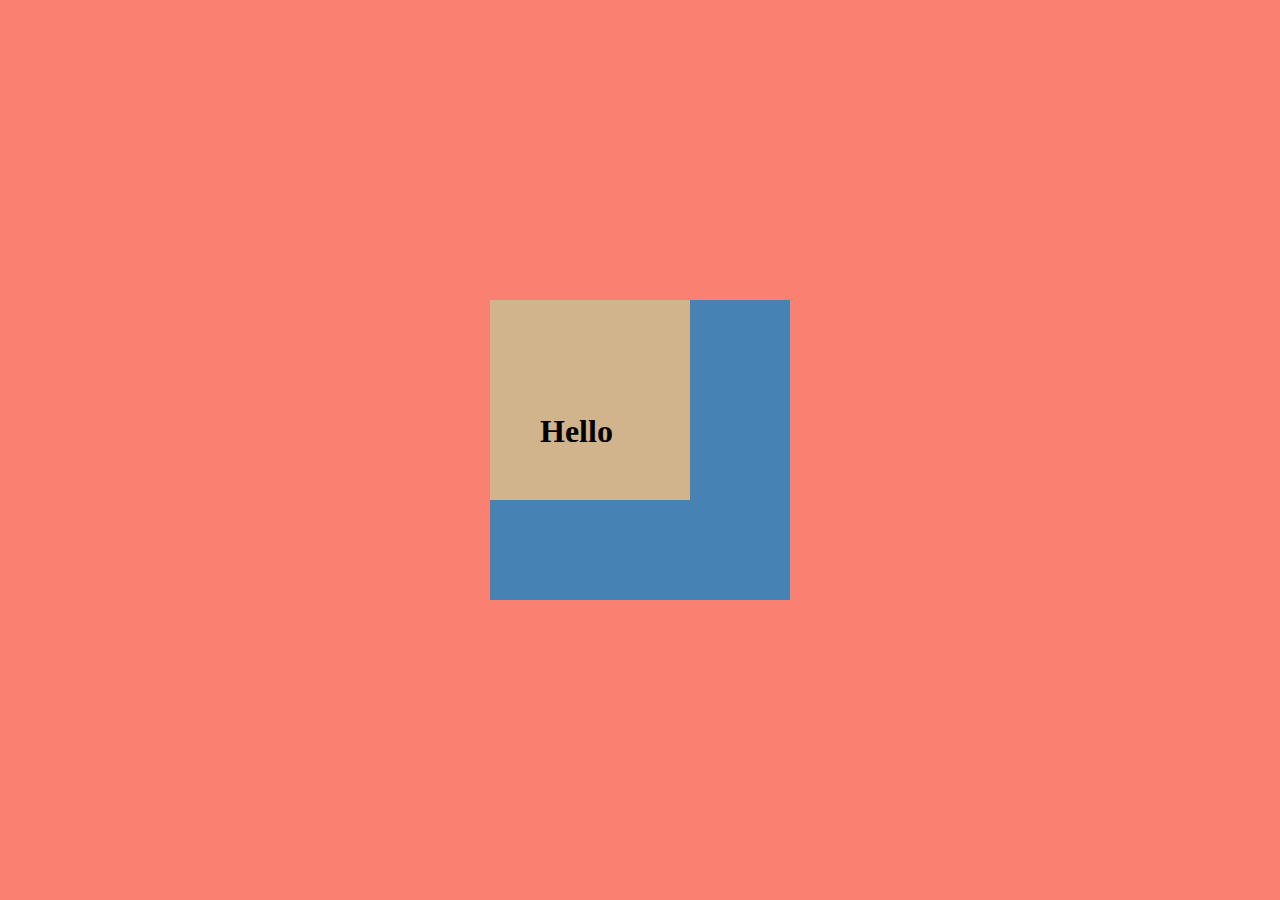
<file: MovieWebsite/flexbox/index.html>
<!DOCTYPE html>
<html lang="en">
<head>
    <meta charset="UTF-8">
    <meta http-equiv="X-UA-Compatible" content="IE=edge">
    <meta name="viewport" content="width=device-width, initial-scale=1.0">
    <title>Flexbox</title>
    <link rel="stylesheet" href="style.css">
</head>
<body>
    <div class="container">
        <div class="item">
            <div class="container-item">
                <h1>Hello</h1>
            </div>
        </div>
    </div>
</body>
</html>
</file>
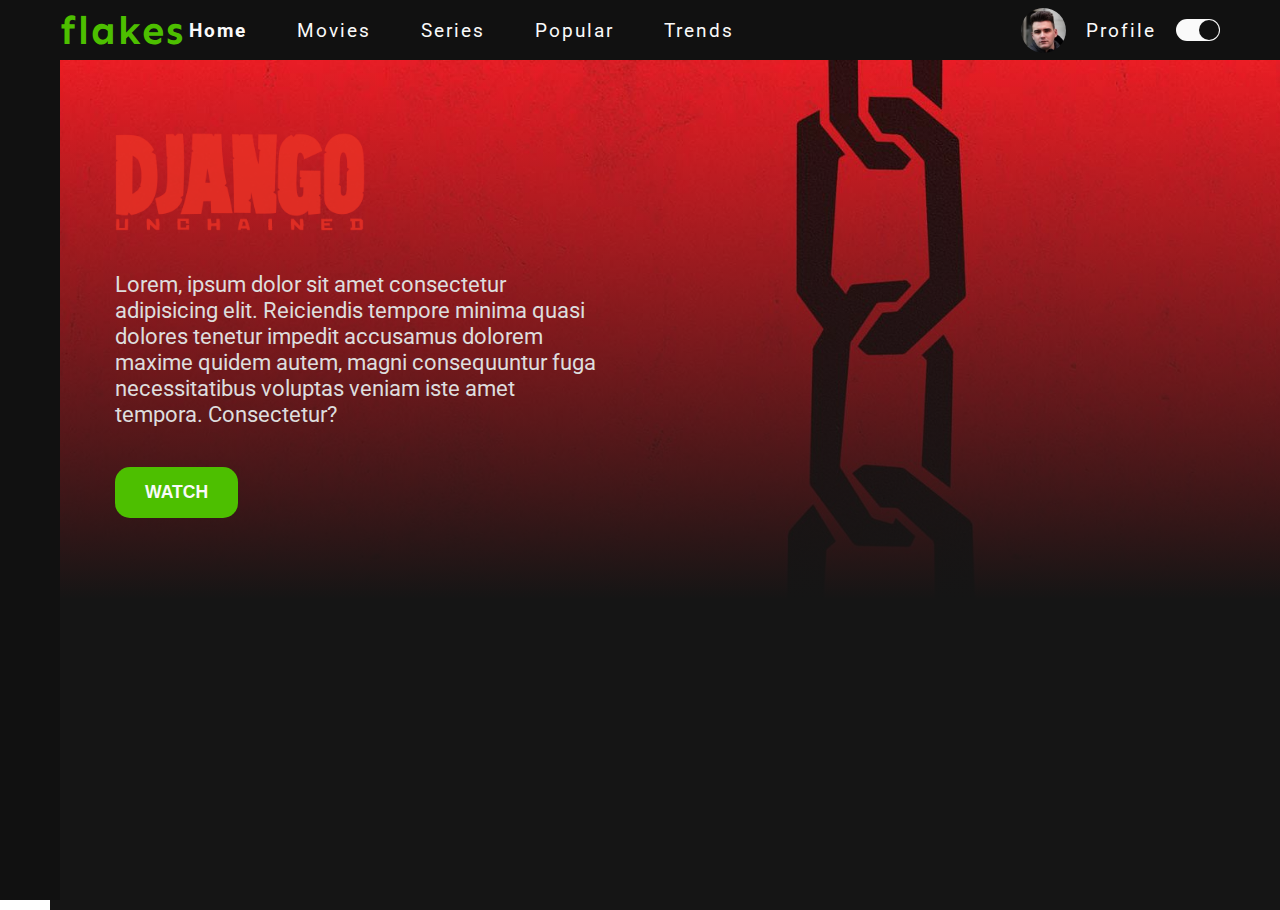
<file: MovieWebsite/movie-design/index.html>
<!DOCTYPE html>
<html lang="en">
<head>
    <meta charset="UTF-8">
    <meta http-equiv="X-UA-Compatible" content="IE=edge">
    <meta name="viewport" content="width=device-width, initial-scale=1.0">
    <title>Movie Design</title>
    <link rel="stylesheet" href="https://use.fontawesome.com/releases/v5.8.2/css/all.css" integrity="sha384-oS3vJWv+0UjzBfQzYUhtDYW+Pj2yciDJxpsK1OYPAYjqT085Qq/1cq5FLXAZQ7Ay" crossorigin="anonymous">
    <link rel="stylesheet" href="style.css">
</head>
<body>
    <!-- header -->
    <header>
        <div class="logo">
            <a href="index.html">flakes</a>
        </div>
        <nav>
            <ul>
                <li><a href="" class="active">Home</a></li>
                <li><a href="">Movies</a></li>
                <li><a href="">Series</a></li>
                <li><a href="">Popular</a></li>
                <li><a href="">Trends</a></li>
            </ul>
        </nav>
        <div class="user">
            <img src="img/profile.jpg" alt="">
            <div class="profile">
                <span>Profile</span>
                <i class="fas fa-caret-down"></i>
            </div>
            <div class="toggle">
                <i class="fas fa-moon"></i>
                <i class="fas fa-sun"></i>
                <div class="ball"></div>
            </div>
        </div>
    </header>
    <!-- aside -->
    <aside>
        <i class="fas fa-search"></i>
        <i class="fas fa-home"></i>
        <i class="fas fa-users"></i>
        <i class="fas fa-bookmark"></i>
        <i class="fas fa-tv"></i>
        <i class="fas fa-hourglass-start"></i>
        <i class="fas fa-shopping-cart"></i>
    </aside>
    <!-- main -->
    <main>
        <!-- featured-->
        <section class="featured">
            <div>
                <img src="img/f-t-1.png" alt="">
                <p>Lorem, ipsum dolor sit amet consectetur adipisicing elit. Reiciendis tempore minima quasi dolores tenetur impedit accusamus dolorem maxime quidem autem, magni consequuntur fuga necessitatibus voluptas veniam iste amet tempora. Consectetur?</p>
                <button>Watch</button>
            </div>
        </section>
    </main>
</body>
</html>
</file>
<file: MovieWebsite/flexbox/style.css>
* {
    margin: 0;
}
body {
    background-color: aquamarine;
}
.container {
    height: 100vh;
    background-color: salmon;
    display: flex;
    align-items: center;
    justify-content: center;
}
.item {
    width: 300px;
    height: 300px;
    background-color: steelblue;
    position: relative;
}
h1 {
    bottom: 50px;
    left: 50px;
    position: absolute;
}
.container-item {
    width: 200px;
    height: 200px;
    background-color: tan;
    position: relative;
}
</file>
<file: MovieWebsite/movie-design/style.css>
@import url('https://fonts.googleapis.com/css2?family=Roboto:wght@100;300;400;500;700;900&family=Sen:wght@400;700;800&display=swap');
:root {
    --bodyFont: 'Roboto', sans-serif;
    --logoFont: 'Sen', sans-serif;
    --fontSize: 16px;
    --dark: #111;
    --lessDark: #151515;
    --white: #fafafa;
    --lightgray: #ddd;
    --green: #4dbf00;
    --golden: #daa520;
}
/****************
basic styles
****************/
* {
    margin: 0;
    padding: 0;
    box-sizing: border-box;
}
body {
    font-family: var(--bodyFont);
    font-size: var(--fontSize);
    font-weight: 400;
}
a {
    text-decoration: none;
}
ul {
    list-style: none;
}
button {
    background-color: var(--green);
    color: var(--white);
    font-weight: 700;
    font-size: 1.1rem;
    padding: 15px 30px;
    border-radius: 15px;
    outline: none;
    border: none;
    cursor: pointer;
    text-transform: uppercase;
}
/****************
header
****************/
header {
    width: 100%;
    height: 60px;
    background-color: var(--dark);
    display: flex;
    align-items: center;
    color: var(--white);
    padding: 0 60px;
}
header .logo {
    flex: 1;
}
header .logo a {
    font-size: 2.5rem;
    color: var(--green);
    font-family: var(--logoFont);
    font-weight: 700;
    letter-spacing: 2px;
}
header nav {
    flex: 6;
}
header ul {
    display: flex;
}
header ul li {
    padding-right: 50px;
}
header ul li a {
    color: var(--white);
    font-size: 1.2rem;
    letter-spacing: 2px;
}
header ul li a.active {
    font-weight: 700;
}
header .user {
    flex: 2;
    display: flex;
    align-items: center;
    justify-content: flex-end;
}
header .user img {
    width: 45px;
    height: 45px;
    object-fit: cover;
    border-radius: 50%;
}
header .profile {
    padding: 0 20px;
    font-size: 1.2rem;
}
header .profile span{
    letter-spacing: 2px;
}
header .toggle {
    width: 44px;
    height: 22px;
    background-color: var(--white);
    border-radius: 30px;
    display: flex;
    align-items: center;
    justify-content: space-around;
    position: relative;
}
header .toggle i {
    color: var(--golden);
}
header .toggle .ball {
    width: 20px;
    height: 20px;
    background-color: var(--dark);
    position: absolute;
    right: 1px;
    border-radius: 50%;
    cursor: pointer;
}
/****************
aside
****************/
aside {
    width: 60px;
    height: 100vh;
    background-color: var(--dark);
    position: fixed;
    top: 0;
    display: flex;
    flex-direction: column;
    align-items: center;
    padding-top: 80px;
}
aside i {
    color: var(--white);
    font-size: 1.4rem;
    padding-bottom: 60px;
}
/****************
main
****************/
main {
    background-color: var(--lessDark);
    height: calc(100vh - 50px);
    color: var(--white);
    font-size: 1.4rem;
    margin-left: 50px;
}
.featured {
    height: 60vh;
    background-image: linear-gradient(to bottom, rgba(0,0,0,0), var(--lessDark)), url(img/f-1.jpg);
    background-size: 130%;
    background-repeat: no-repeat;
}
.featured div {
    max-width: 50%;
    padding: 65px;
    display: flex;
    flex-direction: column;
    justify-content: space-between;
}
.featured div img {
    width: 250px;
    opacity: .8;
}
.featured div p {
    padding: 40px 0;
    color: var(--lightgray);    
}
.featured button {
    margin-right: auto;
}
</file>
